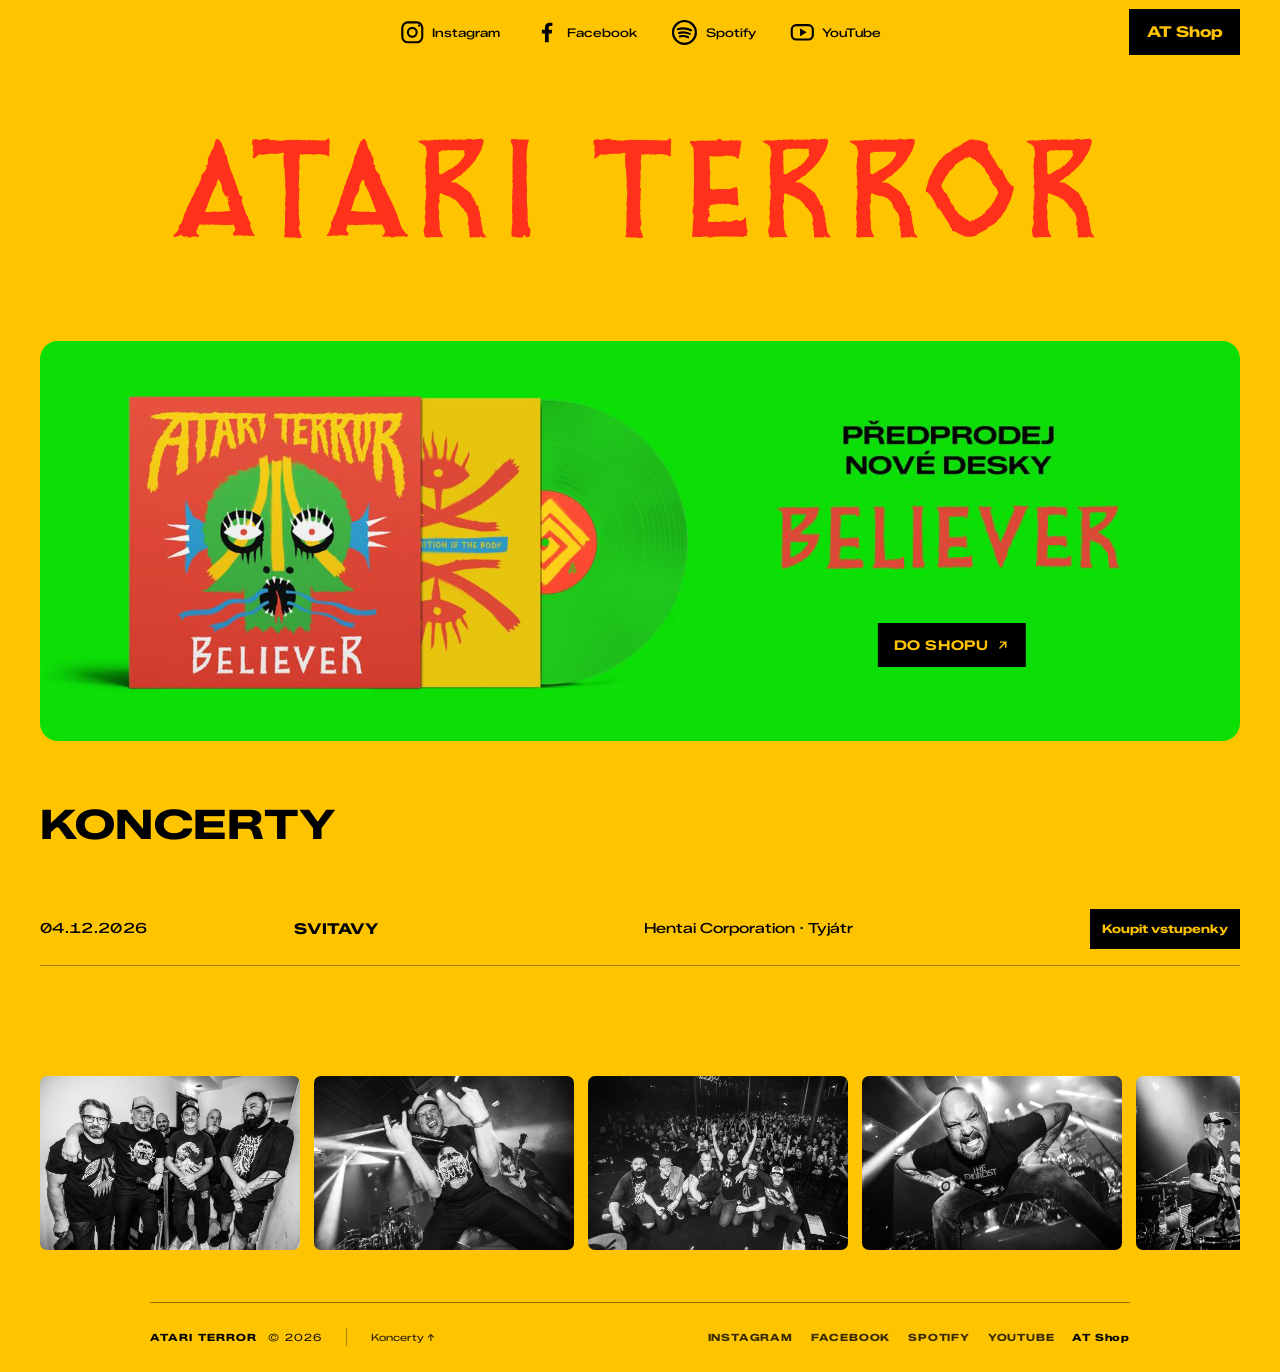
<file: index.html>
<!doctype html>
<html lang="cs">
<head>
  <meta charset="utf-8">
  <meta name="viewport" content="width=device-width, initial-scale=1">
  <meta name="theme-color" content="#FFC400">
  <title>Atari Terror — Believer LP & Koncerty</title>
  <meta name="description" content="Believer na LP. Nová deska se chystá. Podzimní koncerty Atari Terror.">
  <meta property="og:title" content="Atari Terror — Believer LP & Koncerty">
  <meta property="og:description" content="Believer na LP. Nová deska se chystá. Podzimní koncerty Atari Terror.">
  <meta property="og:type" content="website">
  <link rel="icon" href="assets/images/atari-wordmark.png">
  <link rel="preconnect" href="https://fonts.googleapis.com">
  <link rel="preconnect" href="https://fonts.gstatic.com" crossorigin>
  <link href="https://fonts.googleapis.com/css2?family=Zalando+Sans+Expanded:wght@400;500;600;700;800;900&display=swap" rel="stylesheet">
  <link rel="stylesheet" href="styles.css?v=mobile-gigs-fix-20261112">
</head>
<body>
  <main>
    <header class="topbar page-width">
      <nav class="top-nav" aria-label="Sociální sítě Atari Terror">
        <a class="social-link" href="https://www.instagram.com/atari_terror_oficialni/" target="_blank" rel="noopener noreferrer" aria-label="Instagram Atari Terror">
          <svg viewBox="0 0 24 24" aria-hidden="true"><rect x="3" y="3" width="18" height="18" rx="5"/><circle cx="12" cy="12" r="4"/><circle class="social-dot" cx="18" cy="6" r="1"/></svg><span class="social-label">Instagram</span>
        </a>
        <a class="social-link facebook-link" href="https://www.facebook.com/atariterror/" target="_blank" rel="noopener noreferrer" aria-label="Facebook Atari Terror">
          <svg viewBox="0 0 24 24" aria-hidden="true"><path d="M14.2 21v-8h2.7l.4-3.2h-3.1v-2c0-.9.3-1.5 1.6-1.5h1.7V3.4c-.3 0-1.3-.1-2.5-.1-2.5 0-4.2 1.5-4.2 4.3v2.2H8v3.2h2.8v8z"/></svg><span class="social-label">Facebook</span>
        </a>
        <a class="social-link spotify-link" href="https://open.spotify.com/artist/7tuvvz0x2oNyY8JTXRcqmp" target="_blank" rel="noopener noreferrer" aria-label="Atari Terror na Spotify">
          <svg viewBox="0 0 24 24" aria-hidden="true"><circle cx="12" cy="12" r="9.5"/><path d="M6.5 9.3c3.7-1.1 7.7-.8 11 .9M7.4 12.4c3-.8 6.3-.5 9 .8M8.2 15.3c2.4-.6 4.8-.3 6.9.7"/></svg><span class="social-label">Spotify</span>
        </a>
        <a class="social-link youtube-link" href="https://youtube.com/@atariterror?si=dNAEgjpK61GHGB8R" target="_blank" rel="noopener noreferrer" aria-label="Atari Terror na YouTube">
          <svg viewBox="0 0 24 24" aria-hidden="true"><rect x="2.5" y="5.5" width="19" height="13" rx="4"/><path class="youtube-play" d="M10 8.5v7l6-3.5z"/></svg><span class="social-label">YouTube</span>
        </a>
      </nav>
      <a class="header-shop" href="https://shop.atariterror.com" target="_blank" rel="noopener noreferrer">AT Shop</a>
    </header>

    <section class="hero" id="hero" aria-labelledby="hero-title">
      <div class="hero-inner page-width">
        <h1 class="brand" id="hero-title"><img src="assets/images/at-logo-2.svg" alt="Atari Terror"></h1>
      </div>
    </section>

    <section class="carousel-section" aria-label="Aktuality Atari Terror">
      <div class="carousel-banner page-width">
        <div class="carousel-banner-viewport">
          <img class="carousel-banner-art" src="assets/images/believer-preorder-banner.png" alt="Předprodej nové desky Believer od Atari Terror">
          <a class="carousel-banner-shop" href="https://shop.atariterror.com" target="_blank" rel="noopener noreferrer" aria-label="Předobjednat desku Believer v Atari Terror Shopu, otevře se v nové záložce">
            <span>DO SHOPU</span><svg aria-hidden="true" focusable="false" width="14" height="14" viewBox="0 0 24 24" fill="none" stroke="currentColor" stroke-width="2.4" stroke-linecap="round" stroke-linejoin="round"><path d="M7 17 17 7M8 7h9v9"/></svg>
          </a>
        </div>
      </div>
    </section>

    <dialog class="photo-lightbox" data-photo-lightbox aria-label="Fotografie Atari Terror">
      <div class="lightbox-toolbar">
        <button type="button" data-zoom-out aria-label="Zmenšit fotografii">−</button>
        <button type="button" data-zoom-in aria-label="Zvětšit fotografii">+</button>
        <button type="button" data-photo-close aria-label="Zavřít fotografii">×</button>
      </div>
      <div class="lightbox-image-wrap">
        <figure class="lightbox-photo-frame">
          <img data-photo-full alt="">
          <figcaption class="lightbox-photo-credit">Photo by Tomáš Třeštík</figcaption>
        </figure>
      </div>
    </dialog>

    <section class="gigs" id="gigs" aria-labelledby="gigs-title">
      <div class="gigs-inner">
        <div class="gigs-heading">
          <h2 id="gigs-title">KONCERTY</h2>
        </div>

        <div class="gig-list" role="list" aria-label="Koncerty Atari Terror">
          <article class="gig" role="listitem"><time datetime="2026-11-14">14.11.2026</time><strong>České Budějovice</strong><span>Hentai Corporation · MC Fabrika</span><a class="gig-ticket" href="https://xticket.cz/koncert-festival/2563-hentai-corporation-%2B-atari-terror-v-ceskych-budejovicich---mc-fabrika" target="_blank" rel="noopener noreferrer" aria-label="Koupit vstupenky na koncert v Českých Budějovicích, otevře se v nové záložce">Koupit vstupenky</a></article>
          <article class="gig" role="listitem"><time datetime="2026-11-20">20.11.2026</time><strong>Mladá Boleslav</strong><span>Hentai Corporation · Malý sál DK</span><a class="gig-ticket" href="https://www.kamvecer.net/akce/hentai-corporation-shirimming-tour-host-atari-terror-9824" target="_blank" rel="noopener noreferrer" aria-label="Koupit vstupenky na koncert v Mladé Boleslavi, otevře se v nové záložce">Koupit vstupenky</a></article>
          <article class="gig" role="listitem"><time datetime="2026-11-27">27.11.2026</time><strong>Plzeň</strong><span>Hentai Corporation · Divadlo Pod lampou</span><a class="gig-ticket" href="https://goout.net/cs/hentai-corporation-shirimming-tour%2Bhost-atari-terror/szqpbly/" target="_blank" rel="noopener noreferrer" aria-label="Koupit vstupenky na koncert v Plzni, otevře se v nové záložce">Koupit vstupenky</a></article>
          <article class="gig" role="listitem"><time datetime="2026-12-03">03.12.2026</time><strong>Brno</strong><span>Hentai Corporation, mmnk. · Fléda</span><a class="gig-ticket" href="https://goout.net/cs/hentai-corporation-shirimming-tour%2Bhoste-atari-terror%2Bmmnk/szescly/" target="_blank" rel="noopener noreferrer" aria-label="Koupit vstupenky na koncert v Brně, otevře se v nové záložce">Koupit vstupenky</a></article>
          <article class="gig" role="listitem"><time datetime="2026-12-04">04.12.2026</time><strong>Svitavy</strong><span>Hentai Corporation · Tyjátr</span><a class="gig-ticket" href="https://www.smsticket.cz/vstupenky/72349-hentai-corporation-shirimming-tour-host-atari-terror-alternativni-klub-tyjatr-svitavy" target="_blank" rel="noopener noreferrer" aria-label="Koupit vstupenky na koncert ve Svitavách, otevře se v nové záložce">Koupit vstupenky</a></article>
        </div>
      </div>
    </section>

    <section class="band-gallery" aria-label="Fotografie Atari Terror">
      <div class="band-gallery-viewport">
        <div class="band-gallery-track">
          <button class="band-photo" type="button" data-photo-open aria-label="Zvětšit fotografii Atari Terror">
            <img src="assets/band/band.jpg" alt="Atari Terror — kapelní fotografie">
          </button>
          <button class="band-photo" type="button" data-photo-open aria-label="Zvětšit fotografii Broni">
            <img src="assets/band/brona.jpg" alt="Brona — portrét">
          </button>
          <button class="band-photo" type="button" data-photo-open aria-label="Zvětšit fotografii kapely">
            <img src="assets/band/band2.jpg" alt="Atari Terror — kapelní fotografie">
          </button>
          <button class="band-photo" type="button" data-photo-open aria-label="Zvětšit fotografii Kurze">
            <img src="assets/band/kurz.jpg" alt="Kurz — portrét">
          </button>
          <button class="band-photo" type="button" data-photo-open aria-label="Zvětšit fotografii Nuneze">
            <img src="assets/band/Nunez.jpg" alt="Nunez — portrét">
          </button>
          <button class="band-photo" type="button" data-photo-open aria-label="Zvětšit fotografii Ps">
            <img src="assets/band/ps.jpg" alt="Ps — portrét">
          </button>
          <button class="band-photo" type="button" data-photo-open aria-label="Zvětšit fotografii Sk">
            <img src="assets/band/sk.jpg" alt="Sk — portrét">
          </button>
          <span class="band-photo" aria-hidden="true"><img src="assets/band/band.jpg" alt=""></span>
          <span class="band-photo" aria-hidden="true"><img src="assets/band/brona.jpg" alt=""></span>
          <span class="band-photo" aria-hidden="true"><img src="assets/band/band2.jpg" alt=""></span>
          <span class="band-photo" aria-hidden="true"><img src="assets/band/kurz.jpg" alt=""></span>
          <span class="band-photo" aria-hidden="true"><img src="assets/band/Nunez.jpg" alt=""></span>
          <span class="band-photo" aria-hidden="true"><img src="assets/band/ps.jpg" alt=""></span>
          <span class="band-photo" aria-hidden="true"><img src="assets/band/sk.jpg" alt=""></span>
        </div>
      </div>
    </section>

    <footer class="site-footer">
      <a href="#hero" class="footer-brand">ATARI TERROR <span>© 2026</span></a>
      <span class="footer-line" aria-hidden="true"></span>
      <a href="#gigs">Koncerty <span aria-hidden="true">↑</span></a>
      <div class="footer-socials"><a href="https://www.instagram.com/atari_terror_oficialni/" target="_blank" rel="noopener noreferrer">Instagram</a><a href="https://www.facebook.com/atariterror/" target="_blank" rel="noopener noreferrer">Facebook</a><a href="https://open.spotify.com/artist/7tuvvz0x2oNyY8JTXRcqmp" target="_blank" rel="noopener noreferrer">Spotify</a><a href="https://youtube.com/@atariterror?si=dNAEgjpK61GHGB8R" target="_blank" rel="noopener noreferrer">YouTube</a><a class="footer-shop-link" href="https://shop.atariterror.com" target="_blank" rel="noopener noreferrer">AT Shop</a></div>
    </footer>
  </main>
  <script src="gallery.js?v=gallery-20261029" defer></script>
  <script src="gigs-expiry.js?v=20261112" defer></script>
  <!-- Cloudflare Web Analytics -->
  <script type="module" src="https://static.cloudflareinsights.com/beacon.min.js" data-cf-beacon='{"token": "0fa20d6bd1d849b080b5f285471af608"}'></script>
  <!-- End Cloudflare Web Analytics -->
</body>
</html>
</file>
<file: styles.css>
:root {
  --gold: #FFC400;
  --ink: #000000;
  --red: #FF311A;
  --green: #22bd37;
  --blue: #123d79;
  --muted: rgba(0, 0, 0, .68);
  --visual-gap: 90px;
  --artwork-blank-edge: clamp(32px, calc(4.25vw - 5px), 58px);
  --page-width: 1380px;
  --gutter: clamp(24px, 5.3vw, 104px);
  --section-space: clamp(48px, 3vw, 64px);
}

* { box-sizing: border-box; }
html { scroll-behavior: smooth; }
body {
  margin: 0;
  background: var(--gold);
  color: var(--ink);
  font-family: "Zalando Sans Expanded", sans-serif;
  font-weight: 500;
  -webkit-font-smoothing: antialiased;
}
a { color: inherit; }
a:hover { color: var(--red); }
h1, h2, h3 { font-weight: 700; }
.page-width { width: min(var(--page-width), calc(100% - var(--gutter) * 2)); margin-inline: auto; }

.hero {
  min-height: 0;
  position: relative;
  overflow: hidden;
  display: flex;
  flex-direction: column;
  background: var(--gold);
}
.topbar {
  width: min(1200px, calc(100% - 48px));
  min-height: 64px;
  display: flex;
  align-items: center;
  justify-content: center;
  position: relative;
  z-index: 2;
}
.top-nav { display: flex; justify-content: center; align-items: center; gap: clamp(12px, 2vw, 25px); }
.social-link { min-height: 44px; display: flex; align-items: center; justify-content: center; gap: 7px; padding: 0 4px; font-size: 12px; font-weight: 500; text-decoration: none; white-space: nowrap; }
.social-link svg { width: 26.6px; height: 26.6px; fill: none; stroke: currentColor; stroke-width: 1.9; stroke-linecap: round; stroke-linejoin: round; flex: 0 0 auto; }
.social-link .social-dot { fill: currentColor; stroke: none; }
.facebook-link svg { fill: currentColor; stroke: none; }
.spotify-link svg { width: 28.9px; height: 28.9px; stroke-width: 1.8; }
.youtube-link .youtube-play { fill: currentColor; stroke: none; }
.header-shop { position: absolute; top: 50%; right: 0; transform: translateY(-50%); display: inline-flex; min-height: 46px; align-items: center; justify-content: center; padding: 0 17.3px; background: var(--ink); color: var(--gold); font-size: 15px; font-weight: 800; text-decoration: none; white-space: nowrap; }
.header-shop:hover { background: var(--red); color: var(--ink); }
.hero-inner { display: flex; flex-direction: column; align-items: center; padding: clamp(24px, 3vw, 44px) 20px clamp(42px, 5vw, 68px); text-align: center; }
.brand {
  margin: 0;
  width: min(100%, 1000px);
  line-height: 0;
}
.brand img { display: block; width: 100%; height: auto; }

.carousel-section { padding: 0 24px clamp(42px, 5vw, 74px); }
.carousel { width: min(1200px, 100%); margin-inline: auto; }
.carousel-banner { width: min(1200px, 100%); margin-inline: auto; }
.carousel-banner-viewport { position: relative; height: min(33.333vw, 400px); overflow: hidden; border-radius: 18px; background: #00e900; }
.carousel-banner-art { display: block; width: 100%; height: 100%; object-fit: cover; object-position: center; }
.carousel-banner-shop { position: absolute; top: 76%; left: 76%; z-index: 1; display: inline-flex; min-height: 44px; align-items: center; justify-content: center; gap: 8px; transform: translate(-50%, -50%); padding: 0 16px; background: var(--ink); color: var(--gold); font-size: clamp(11px, 1.05vw, 14px); font-weight: 700; letter-spacing: .04em; text-decoration: none; transition: background-color 150ms ease, color 150ms ease; }
.carousel-banner-shop:hover { background: var(--red); color: var(--ink); }
.carousel-banner-shop:focus-visible { outline: 3px solid var(--ink); outline-offset: 3px; }
.carousel, .carousel-viewport, .carousel-track, .carousel-slide { border: 0 !important; outline: 0 !important; box-shadow: none !important; filter: none !important; }
.carousel-viewport { height: min(33.333vw, 400px); overflow: hidden; border-radius: 18px; background: transparent; }
.carousel-track { display: flex; align-items: stretch; height: 100%; transition: transform 650ms cubic-bezier(.2,.7,.2,1); will-change: transform; }
.carousel-slide { position: relative; display: grid; flex: 0 0 100%; height: 100%; min-height: 0; overflow: hidden; }
.hentai-slide { display: block; background: #f4efe4; color: #000; text-decoration: none; }
.hentai-art { display: block; width: 100%; height: 100%; object-fit: contain; object-position: center top; }
.hentai-slide-copy { position: absolute; top: clamp(6px, 1.5vw, 12px); left: 0; width: 63%; color: var(--red); text-align: center; pointer-events: none; }
.hentai-slide-copy h2 { margin: 0 0 3px; font-size: clamp(13px, 1.5vw, 20px); font-weight: 700; line-height: 1.1; }
.hentai-slide-copy p { margin: 0; font-size: clamp(9px, 1.05vw, 14px); font-weight: 500; line-height: 1.2; }
.slide-copy { position: relative; z-index: 1; align-self: center; padding: clamp(25px, 3.8vw, 58px); }
.event-date { margin: 0 0 clamp(13px, 1.8vw, 25px); font-size: clamp(20px, 2.16vw, 32px); font-weight: 500; letter-spacing: .015em; }
.event-copy h2 { margin: 0; font-size: clamp(27px, 3.51vw, 52px); font-weight: 700; letter-spacing: -.035em; line-height: 1.08; }
.event-copy h2 span { display: block; }
.act-headliner { font-size: 1em; }
.act-support { font-size: .94em; }
.act-secondary { font-size: .88em; }
.event-venue { margin: clamp(16px, 2.5vw, 34px) 0 0; font-size: clamp(15px, 1.98vw, 29px); font-weight: 500; line-height: 1.2; }
.clawfinger-art {
  position: absolute;
  inset: 0 0 0 auto;
  width: 57%;
  overflow: hidden;
  background-image: linear-gradient(90deg, #05070b 0%, #05070b 29%, rgba(5,7,11,.72) 33%, transparent 39%), url("assets/images/clawfinger-before-we-all-die.png");
  background-repeat: no-repeat;
  background-position: right center;
  background-size: 100% 100%, auto 100%;
}
.clawfinger-art::after { content: ""; position: absolute; right: 8px; bottom: 8px; width: 76px; height: 34px; background: #05070b; }
.album-slide { grid-template-columns: 1.05fr .95fr; align-items: center; background: var(--gold); color: var(--ink); }
.album-art { display: grid; place-items: center; width: 100%; height: 100%; min-height: 0; margin: 0; overflow: hidden; }
.album-art img { display: block; width: 100%; height: 100%; max-height: 370px; object-fit: contain; mix-blend-mode: multiply; }
.album-copy { padding-left: clamp(8px, 3vw, 44px); }
.stripe-kicker { margin: 0 0 18px; text-transform: uppercase; font-size: 12px; font-weight: 800; letter-spacing: .16em; }
.album-copy h2 { max-width: 680px; margin: 0; font-size: clamp(27px, 3.15vw, 45px); font-weight: 800; letter-spacing: -.055em; line-height: .98; }
.album-copy > p:last-child { margin: 18px 0 0; font-size: clamp(18px, 2.25vw, 32px); letter-spacing: -.04em; line-height: 1.1; }
.shop-slide { display: block; background: var(--gold); color: var(--ink); text-decoration: none; }
.shop-art { position: absolute; inset: 0; display: block; width: 100%; height: 100%; object-fit: cover; object-position: center; }
.shop-panel { position: absolute; inset: 0 0 0 52%; background: var(--gold); }
.shop-copy { position: absolute; inset: 0 0 0 52%; display: flex; align-items: center; justify-content: space-between; gap: 16px; padding: clamp(16px, 2.4vw, 32px); color: var(--ink); }
.shop-copy-main { min-width: 0; }
.shop-kicker { margin: 0 0 7px; font-size: clamp(10px, 1.1vw, 14px); font-weight: 800; letter-spacing: .12em; }
.shop-copy-main h2 { margin: 0; color: var(--red); font-size: clamp(28px, 3.6vw, 48px); font-weight: 800; letter-spacing: -.045em; line-height: .98; }
.shop-copy-main > p:not(.shop-kicker) { margin: 8px 0 0; font-size: clamp(12px, 1.35vw, 18px); line-height: 1.15; }
.shop-cta { display: inline-block; margin-top: 12px; padding: 8px 11px; background: var(--ink); color: var(--gold); font-size: clamp(8px, .95vw, 12px); font-weight: 800; letter-spacing: .06em; }
.shop-slide:hover .shop-cta { background: var(--red); color: var(--ink); }
.shop-badge { display: flex; flex: 0 0 auto; width: clamp(82px, 10vw, 128px); aspect-ratio: 1; flex-direction: column; align-items: center; justify-content: center; margin: 0; border-radius: 50%; background: var(--red); color: #fff; text-align: center; line-height: 1.05; }
.shop-badge span { font-size: clamp(8px, .95vw, 12px); font-weight: 700; text-transform: uppercase; }
.shop-badge strong { margin: 4px 0; color: var(--gold); font-size: clamp(10px, 1.3vw, 16px); font-weight: 900; text-transform: uppercase; }
.carousel-controls { display: flex; align-items: center; justify-content: flex-end; gap: 12px; min-height: 48px; padding-top: 12px; }
.carousel-controls button { color: var(--ink); background: transparent; border: 0; font: inherit; cursor: pointer; }
.carousel-controls button:hover { color: var(--red); }
.carousel-controls button:focus-visible { outline: 2px solid var(--ink); outline-offset: 3px; }
.carousel-arrow, .carousel-toggle { display: grid; place-items: center; width: 34px; height: 30px; padding: 0; font-size: 20px !important; line-height: 1; }
.carousel-toggle { font-size: 15px !important; }
.carousel-pagination { display: flex; align-items: center; gap: 8px; }
.carousel-dot { width: 8px; height: 8px; padding: 0; border-radius: 50%; background: rgba(0,0,0,.38) !important; }
.carousel-dot.is-active { width: 20px; border-radius: 8px; background: var(--red) !important; }

.band-gallery {
  width: min(1200px, calc(100% - 48px));
  margin: 0 auto clamp(34px, 4vw, 54px);
  overflow: hidden;
}
.band-gallery-viewport { overflow: hidden; }
.band-gallery-track {
  display: flex;
  width: max-content;
  gap: 14px;
  animation: band-photo-drift 42s linear infinite;
  will-change: transform;
}
.band-gallery:hover .band-gallery-track,
.band-gallery:focus-within .band-gallery-track { animation-play-state: paused; }
.band-photo {
  display: block;
  flex: 0 0 auto;
  width: clamp(190px, 21vw, 260px);
  height: clamp(126px, 14.7vw, 174px);
  margin: 0;
  padding: 0;
  overflow: hidden;
  border: 0;
  border-radius: 7px;
  background: transparent;
  color: inherit;
}
button.band-photo { cursor: zoom-in; }
.band-photo img { display: block; width: 100%; height: 100%; object-fit: cover; transition: transform 220ms ease; }
button.band-photo:hover img { transform: scale(1.04); }
.band-photo:focus-visible { outline: 2px solid var(--ink); outline-offset: 3px; }
@keyframes band-photo-drift { to { transform: translateX(-50%); } }
.photo-lightbox {
  width: min(96vw, 1440px);
  max-width: none;
  max-height: 96vh;
  padding: 12px;
  overflow: hidden;
  border: 0;
  border-radius: 8px;
  background: #000;
  color: #fff;
}
.photo-lightbox::backdrop { background: rgba(0, 0, 0, .9); }
.lightbox-toolbar { position: relative; z-index: 1; display: flex; justify-content: flex-end; gap: 8px; padding-bottom: 8px; }
.lightbox-toolbar button {
  width: 42px;
  height: 42px;
  padding: 0;
  border: 1px solid rgba(255,255,255,.55);
  border-radius: 50%;
  background: transparent;
  color: #fff;
  font: 500 28px/1 "Zalando Sans Expanded", sans-serif;
  cursor: pointer;
}
.lightbox-toolbar button:last-child { margin-left: 8px; font-size: 30px; }
.lightbox-toolbar button:hover { background: var(--red); border-color: var(--red); }
.lightbox-image-wrap { display: grid; max-height: calc(96vh - 78px); place-items: center; overflow: auto; }
.lightbox-photo-frame { position: relative; justify-self: center; align-self: center; width: max-content; max-width: 100%; margin: 0; }
.lightbox-image-wrap img { display: block; max-width: 100%; max-height: calc(96vh - 78px); object-fit: contain; transform: scale(1); transition: transform 180ms ease; transform-origin: center; }
.lightbox-photo-credit { position: absolute; left: 12px; bottom: 12px; z-index: 1; padding: 4px 7px; background: rgba(0,0,0,.56); color: #fff; font-size: 12px; font-weight: 500; line-height: 1.2; letter-spacing: .01em; pointer-events: none; }

.gigs { padding: 0 24px 110px; background: var(--gold); }
.gigs-inner { width: min(1200px, 100%); margin-inline: auto; }
.gigs-heading { margin: 0 0 46px; }
.gigs h2 { margin: 0; font-size: clamp(32px, 3.2vw, 44px); font-weight: 800; letter-spacing: .015em; line-height: 1; }
.gig-list { border-top: 0; }
.gig { min-height: 74px; display: grid; grid-template-columns: 20% 28% minmax(0, 1fr) auto; column-gap: 14px; align-items: center; border-bottom: 1px solid rgba(0,0,0,.38); }
.gig time { font-variant-numeric: tabular-nums; font-size: 14px; letter-spacing: .025em; }
.gig strong { font-size: 15px; font-weight: 800; text-transform: uppercase; }
.gig > span { font-size: 14px; }
.site-footer { width: min(980px, calc(100% - var(--gutter) * 2)); min-height: 70px; margin-inline: auto; border-top: 1px solid rgba(0,0,0,.42); display: flex; align-items: center; gap: 24px; color: rgba(0,0,0,.78); font-size: 10px; }
.site-footer a { text-decoration: none; }
.site-footer a:hover { color: var(--red); }
.footer-brand { color: var(--ink); font-size: 10px; font-weight: 800; letter-spacing: .11em; white-space: nowrap; }
.footer-brand span { margin-left: 7px; font-weight: 400; }
.footer-line { width: 1px; height: 18px; background: rgba(0,0,0,.35); }
.footer-socials { margin-left: auto; display: flex; gap: 18px; text-transform: uppercase; font-weight: 800; letter-spacing: .08em; }
.footer-socials .footer-shop-link { color: var(--ink); text-transform: none; }

@media (max-width: 850px) {
  :root {
    --gutter: 28px;
    --section-space: 40px;
    --artwork-blank-edge: clamp(20px, calc(4.6vw - 4px), 35px);
  }
  .topbar { width: min(1200px, calc(100% - var(--gutter) - var(--gutter))); min-height: 0; flex-direction: column; gap: 5px; }
  .top-nav { width: 100%; display: grid; grid-template-columns: repeat(4, minmax(0, 1fr)); gap: 0; }
  .social-link { min-width: 0; min-height: 48px; flex-direction: column; justify-content: center; gap: 2px; padding: 2px 0; font-size: 10px; }
  .social-link svg { width: 24.3px; height: 24.3px; }
  .spotify-link svg { width: 25.4px; height: 25.4px; }
  .header-shop { position: static; transform: none; display: flex; width: 100%; min-height: 46px; margin-top: 4px; }
  .hero-inner { padding: var(--section-space) 18px clamp(28px, 5vw, 46px); }
  .carousel-section { padding-inline: var(--gutter); }
  .carousel-banner-viewport { height: calc(33.333vw - 18.667px); }
  .carousel-banner-shop { min-height: 44px; padding-inline: 14px; }
  .carousel-slide { min-height: 0; }
  .hentai-slide, .shop-slide { height: 100%; }
  .shop-copy { gap: 10px; padding: 12px; }
  .shop-badge { width: clamp(64px, 12vw, 90px); }
  .gigs { padding: 0 var(--gutter) 110px; }
}
@media (max-width: 560px) {
  :root {
    --gutter: 20px;
    --section-space: 28px;
    --artwork-blank-edge: clamp(28px, calc(12.05vw - 4.82px), 49px);
  }
  .topbar { min-height: 0; }
  .top-nav { gap: 0; }
  .social-link { width: 100%; height: auto; }
  .social-link svg { width: 24.3px; height: 24.3px; }
  .spotify-link svg { width: 25.4px; height: 25.4px; }
  .hero-inner { padding: var(--section-space) 14px 28px; }
  .carousel-section { padding: 0 var(--gutter) 34px; }
  .carousel-banner-viewport { height: calc(33.333vw - 13.333px); border-radius: 14px; }
  .carousel-banner-shop { top: 80%; left: 76%; min-height: 44px; gap: 4px; padding-inline: 10px; font-size: clamp(10px, 3.1vw, 12px); }
  .carousel-slide { min-height: 0; }
  .carousel-viewport { border: 0; outline: 0; box-shadow: none; border-radius: 14px; }
  .carousel-track, .carousel-slide { border: 0; outline: 0; box-shadow: none; }
  .hentai-slide-copy { top: 1px; width: 63%; }
  .hentai-slide-copy h2 { margin-bottom: 1px; font-size: 7.5px; line-height: 1.05; }
  .hentai-slide-copy p { font-size: 5.5px; line-height: 1.1; }
  .shop-copy { gap: 5px; padding: 6px; }
  .shop-kicker { margin-bottom: 3px; font-size: 6px; letter-spacing: .04em; }
  .shop-copy-main h2 { font-size: clamp(13px, 4vw, 16px); }
  .shop-copy-main > p:not(.shop-kicker) { margin-top: 3px; font-size: 7px; }
  .shop-cta { margin-top: 4px; padding: 4px 5px; font-size: 5.5px; letter-spacing: 0; }
  .shop-badge { width: 48px; }
  .shop-badge span { font-size: 5.5px; }
  .shop-badge strong { margin: 2px 0; font-size: 7px; }
  .album-slide { grid-template-columns: 1fr; grid-template-rows: 171px auto; }
  .slide-copy { grid-row: 2; padding: 22px 20px 26px; }
  .slide-copy { padding: 20px 20px 24px; }
  .event-date { margin-bottom: 11px; font-size: 18px; }
  .event-copy h2 { font-size: clamp(25px, 7.2vw, 34px); }
  .event-venue { margin-top: 14px; font-size: 15px; }
  .album-slide { grid-template-rows: min(50.4vw, 216px) auto; }
  .album-art { grid-row: 1; height: min(50.4vw, 216px); }
  .album-art img { max-height: 100%; }
  .album-copy { padding: 4px 20px 24px; }
  .stripe-kicker { margin-bottom: 12px; font-size: 10px; }
  .album-copy h2 { font-size: clamp(23px, 6.3vw, 31px); }
  .album-copy > p:last-child { margin-top: 9px; font-size: clamp(16px, 4.5vw, 22px); }
  .carousel-controls { justify-content: center; min-height: 30px; padding-top: 4px; }
  .carousel-section { padding-bottom: 12px; }
  .band-gallery { width: calc(100% - var(--gutter) * 2); margin-bottom: 24px; }
  .band-gallery-track { gap: 10px; animation-duration: 32s; }
  .band-photo { width: 190px; height: 126px; border-radius: 6px; }
  .photo-lightbox[open] {
    position: fixed;
    inset: 0;
    display: grid;
    grid-template-rows: 50px minmax(0, 1fr);
    box-sizing: border-box;
    width: 100vw;
    height: 100vh;
    height: 100dvh;
    max-width: none;
    max-height: none;
    margin: 0;
    padding: calc(env(safe-area-inset-top, 0px) + 8px) calc(env(safe-area-inset-right, 0px) + 8px) calc(env(safe-area-inset-bottom, 0px) + 8px) calc(env(safe-area-inset-left, 0px) + 8px);
    overflow: hidden;
    border-radius: 0;
  }
  .lightbox-toolbar { min-height: 0; padding-bottom: 8px; }
  .lightbox-image-wrap {
    width: 100%;
    min-width: 0;
    min-height: 0;
    max-height: none;
    overflow: auto;
    overscroll-behavior: contain;
  }
  .lightbox-photo-frame {
    max-width: 100%;
    max-height: calc(100dvh - 66px - env(safe-area-inset-top, 0px) - env(safe-area-inset-bottom, 0px));
  }
  .lightbox-image-wrap img {
    max-width: calc(100vw - 16px - env(safe-area-inset-left, 0px) - env(safe-area-inset-right, 0px));
    max-height: calc(100dvh - 66px - env(safe-area-inset-top, 0px) - env(safe-area-inset-bottom, 0px));
  }
  .lightbox-photo-credit { left: 8px; bottom: 8px; font-size: 10px; }
  .gigs { padding: 5px var(--gutter) 60px; }
  .gigs-inner { width: 100%; }
  .gigs-heading { margin-bottom: 20px; }
  .gigs h2 { font-size: 30px; }
  .gig { min-height: 82px; grid-template-columns: 1fr; grid-template-rows: auto auto auto; gap: 5px 12px; padding-block: 10px; }
  .gig time { grid-column: 1; grid-row: 1; font-size: 14px; }
  .gig strong { grid-column: 1; grid-row: 2; font-size: 14px; }
  .gig > span { grid-column: 1; grid-row: 3; font-size: 14px; }
  .site-footer { min-height: 68px; gap: 11px; font-size: 12px; }
  .site-footer > a { min-height: 44px; display: inline-flex; align-items: center; }
  .footer-brand { min-height: 44px; font-size: 11px; }
  .footer-brand span { margin-left: 4px; }
  .footer-line { height: 20px; }
  .site-footer { flex-wrap: wrap; justify-content: space-between; padding-block: 12px; row-gap: 10px; }
  .footer-socials { width: 100%; margin-left: 0; justify-content: space-between; flex-wrap: wrap; gap: 4px 8px; letter-spacing: .035em; }
  .footer-socials a { min-height: 44px; display: inline-flex; align-items: center; padding-inline: 4px; }
  .header-shop { font-size: 12.7px; }
}

@media (prefers-reduced-motion: reduce) {
  .band-gallery-track { animation: none; }
  .band-photo img, .lightbox-image-wrap img { transition: none; }
}

/* Ticket links in the gigs list */
.gig-ticket {
  justify-self: end;
  display: inline-flex;
  min-width: 88px;
  min-height: 40px;
  align-items: center;
  justify-content: center;
  padding: 0 12px;
  background: var(--ink);
  color: var(--gold);
  font-size: 12px;
  font-weight: 700;
  text-decoration: none;
  white-space: nowrap;
}
.gig-ticket:hover { background: var(--red); color: var(--ink); }
.gig-ticket:focus-visible { outline: 3px solid var(--ink); outline-offset: 3px; }

@media (max-width: 560px) {
  .gig {
    min-height: 0;
    grid-template-columns: minmax(0, 1fr) auto;
    grid-template-rows: auto auto auto;
    align-items: center;
    gap: 5px 12px;
    padding-block: 12px;
  }
  .gig time { grid-column: 1; grid-row: 1; }
  .gig strong { grid-column: 1; grid-row: 2; }
  .gig > span { grid-column: 1; grid-row: 3; line-height: 1.3; }
  .gig-ticket {
    grid-column: 2;
    grid-row: 1 / span 3;
    justify-self: end;
    align-self: center;
    min-width: 118px;
    max-width: 128px;
    min-height: 44px;
    margin: 0;
    padding: 8px 10px;
    white-space: normal;
    text-align: center;
    line-height: 1.15;
  }
}
</file>
